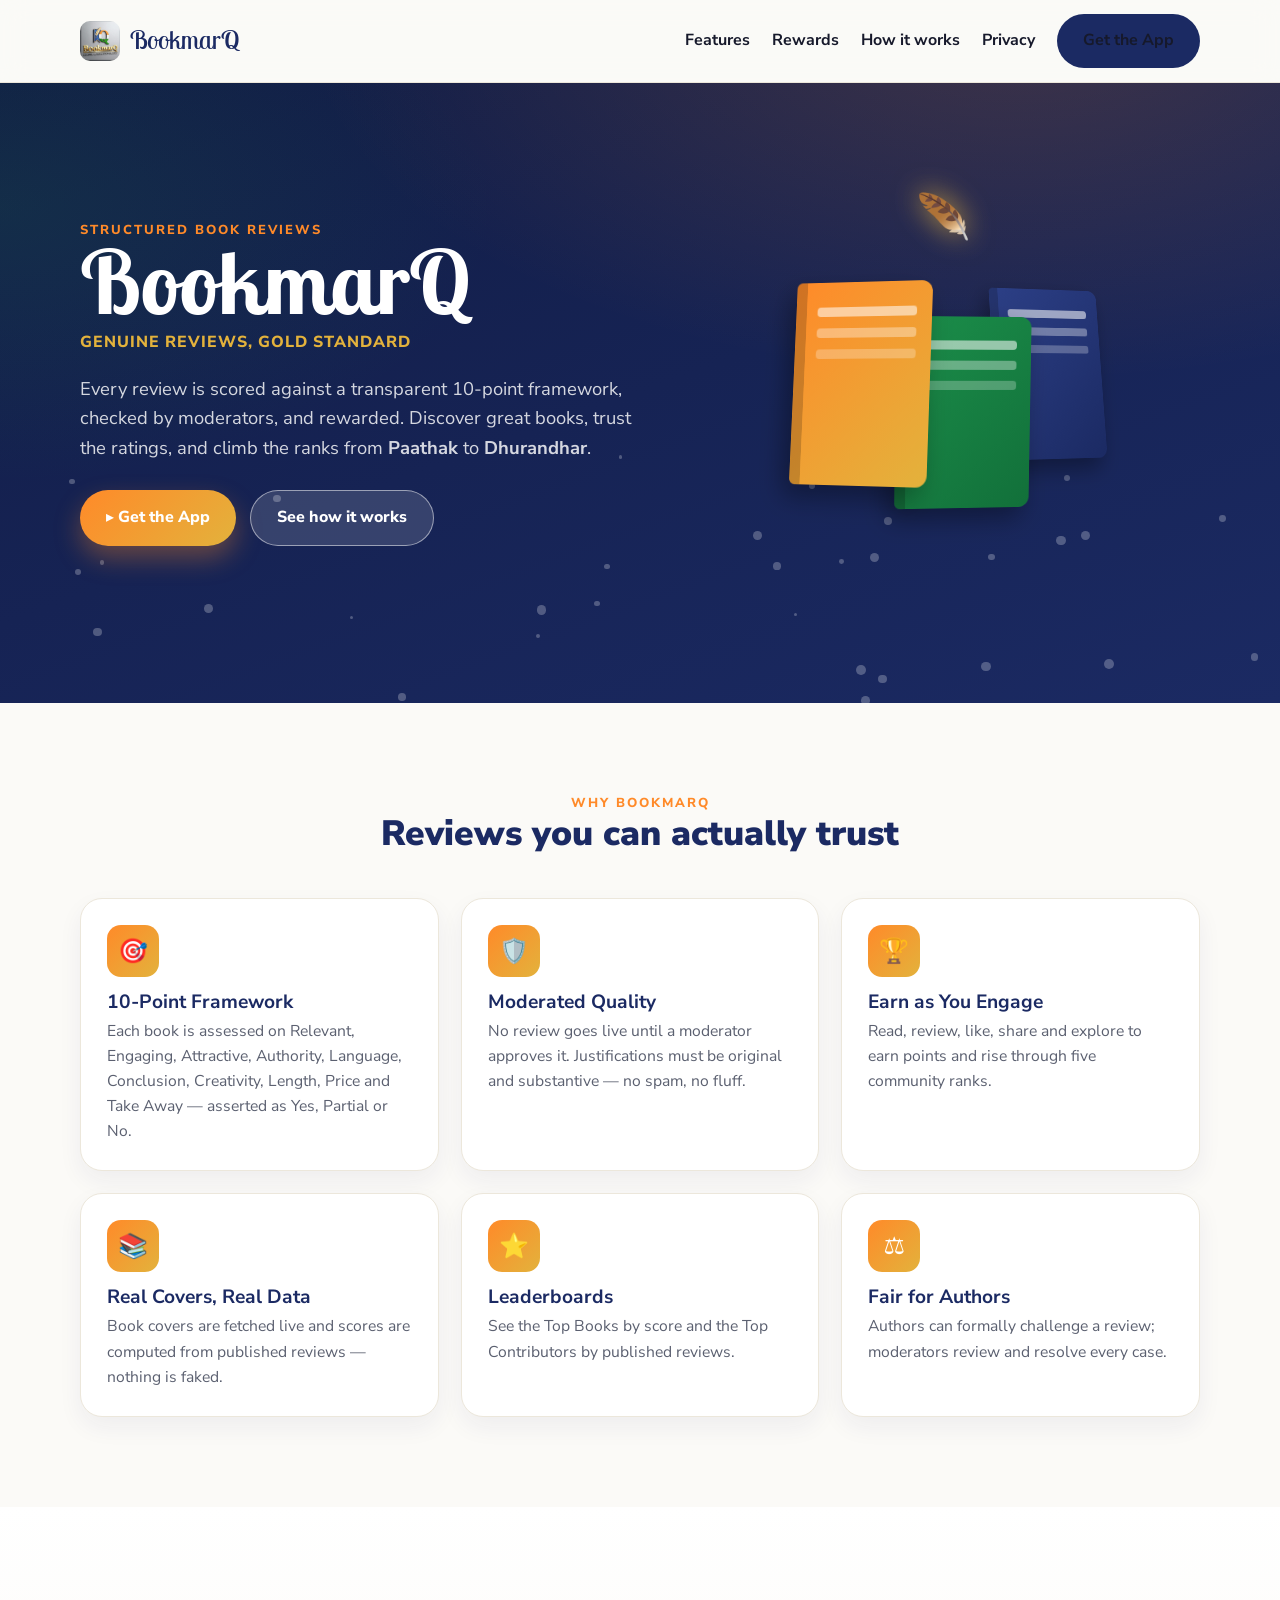
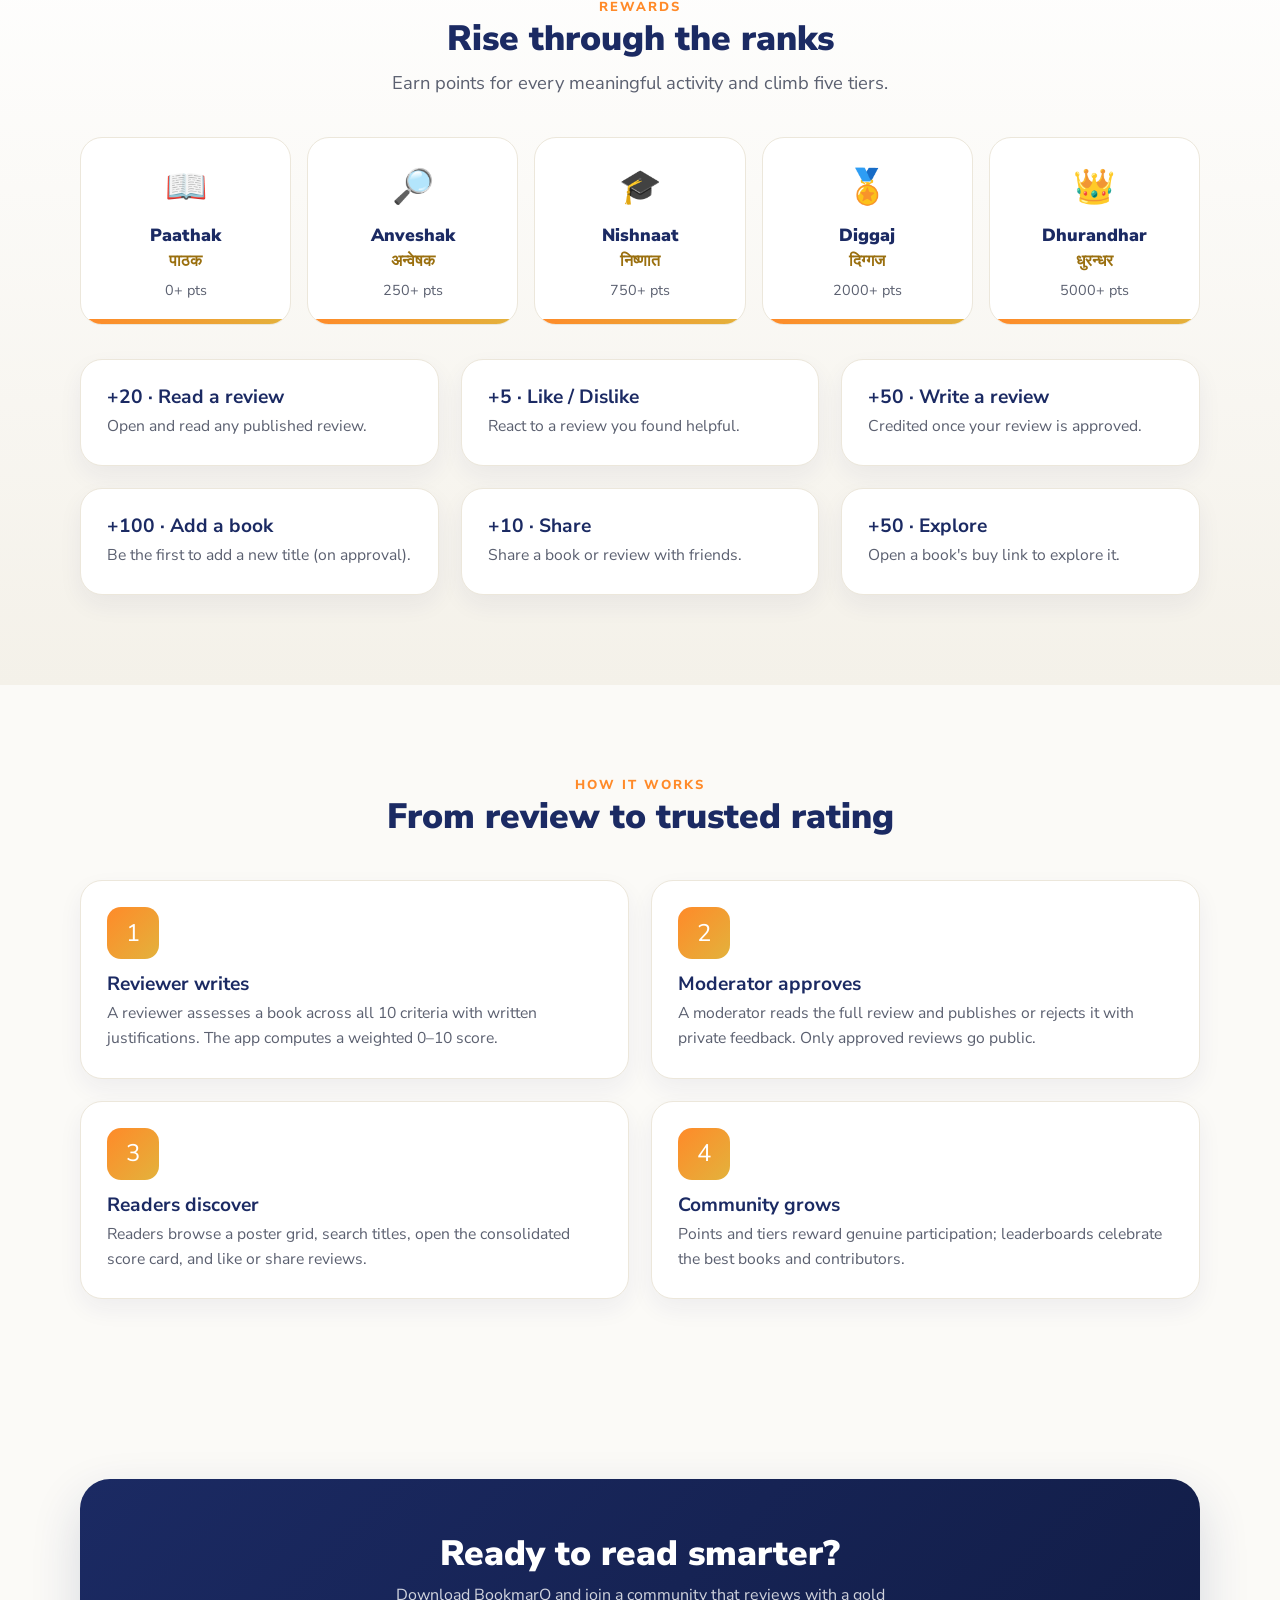
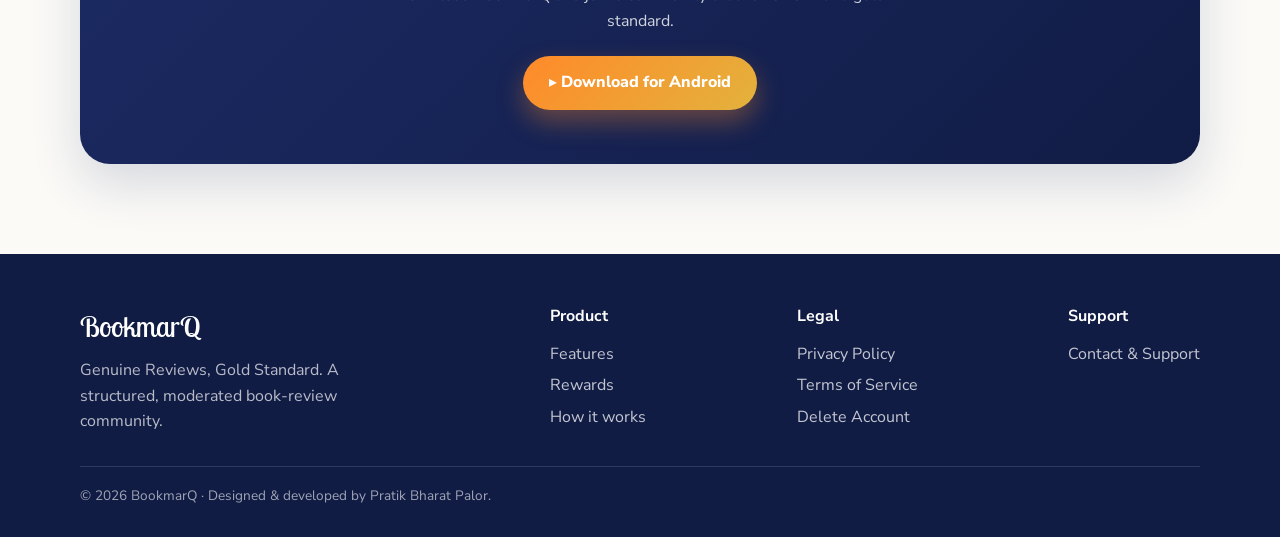
<file: index.html>
<!DOCTYPE html>
<html lang="en">
<head>
  <meta charset="UTF-8" />
  <meta name="viewport" content="width=device-width, initial-scale=1.0" />
  <title>BookmarQ — Genuine Reviews, Gold Standard</title>
  <meta name="description" content="BookmarQ is a structured book-review platform where every review is scored against a 10-point framework, moderated, and rewarded. Genuine reviews, gold standard." />
  <link rel="icon" href="assets/bookmarq_logo.jpeg" />
  <link rel="preconnect" href="https://fonts.googleapis.com" />
  <link rel="preconnect" href="https://fonts.gstatic.com" crossorigin />
  <link href="https://fonts.googleapis.com/css2?family=Lobster+Two:wght@400;700&family=Nunito+Sans:wght@400;600;700;800;900&display=swap" rel="stylesheet" />
  <link rel="stylesheet" href="styles.css" />
</head>
<body>

  <!-- NAV -->
  <header class="nav">
    <div class="container nav-inner">
      <a class="nav-logo" href="index.html">
        <img src="assets/bookmarq_logo.jpeg" alt="BookmarQ logo" />
        <span class="name brand-font">BookmarQ</span>
      </a>
      <nav class="nav-links">
        <a href="#features">Features</a>
        <a href="#tiers">Rewards</a>
        <a href="#how">How it works</a>
        <a href="privacy.html">Privacy</a>
        <a href="#get" class="btn btn-navy">Get the App</a>
      </nav>
    </div>
  </header>

  <!-- HERO -->
  <section class="hero">
    <div class="particles"></div>
    <div class="container">
      <div>
        <p class="eyebrow">Structured Book Reviews</p>
        <h1 class="brand-title brand-font">BookmarQ</h1>
        <p class="tagline">GENUINE REVIEWS, GOLD STANDARD</p>
        <p class="lead" style="margin-top:18px">
          Every review is scored against a transparent 10-point framework,
          checked by moderators, and rewarded. Discover great books, trust the
          ratings, and climb the ranks from <strong>Paathak</strong> to
          <strong>Dhurandhar</strong>.
        </p>
        <div class="hero-cta">
          <a href="#get" class="btn btn-primary">▸ Get the App</a>
          <a href="#how" class="btn btn-ghost">See how it works</a>
        </div>
      </div>

      <!-- Animated 3D book scene -->
      <div class="book-scene" aria-hidden="true">
        <div class="quill">🪶</div>
        <div class="book b1"></div>
        <div class="book b2"></div>
        <div class="book b3"></div>
      </div>
    </div>
  </section>

  <!-- FEATURES -->
  <section class="section" id="features">
    <div class="container">
      <div class="reveal" style="text-align:center; margin-bottom:44px">
        <p class="eyebrow">Why BookmarQ</p>
        <h2 class="h-md">Reviews you can actually trust</h2>
      </div>
      <div class="grid grid-3">
        <div class="card reveal">
          <div class="icon">🎯</div>
          <h3>10-Point Framework</h3>
          <p>Each book is assessed on Relevant, Engaging, Attractive, Authority, Language, Conclusion, Creativity, Length, Price and Take Away — asserted as Yes, Partial or No.</p>
        </div>
        <div class="card reveal">
          <div class="icon">🛡️</div>
          <h3>Moderated Quality</h3>
          <p>No review goes live until a moderator approves it. Justifications must be original and substantive — no spam, no fluff.</p>
        </div>
        <div class="card reveal">
          <div class="icon">🏆</div>
          <h3>Earn as You Engage</h3>
          <p>Read, review, like, share and explore to earn points and rise through five community ranks.</p>
        </div>
        <div class="card reveal">
          <div class="icon">📚</div>
          <h3>Real Covers, Real Data</h3>
          <p>Book covers are fetched live and scores are computed from published reviews — nothing is faked.</p>
        </div>
        <div class="card reveal">
          <div class="icon">⭐</div>
          <h3>Leaderboards</h3>
          <p>See the Top Books by score and the Top Contributors by published reviews.</p>
        </div>
        <div class="card reveal">
          <div class="icon">⚖️</div>
          <h3>Fair for Authors</h3>
          <p>Authors can formally challenge a review; moderators review and resolve every case.</p>
        </div>
      </div>
    </div>
  </section>

  <!-- GAMIFICATION TIERS -->
  <section class="section" id="tiers" style="background:linear-gradient(180deg,#fff,#f4f1e9)">
    <div class="container">
      <div class="reveal" style="text-align:center; margin-bottom:40px">
        <p class="eyebrow">Rewards</p>
        <h2 class="h-md">Rise through the ranks</h2>
        <p class="lead" style="margin:10px auto 0">Earn points for every meaningful activity and climb five tiers.</p>
      </div>
      <div class="tier-row reveal">
        <div class="tier"><div class="medal">📖</div><div class="t-name">Paathak</div><div class="t-hindi">पाठक</div><div class="t-pts">0+ pts</div></div>
        <div class="tier"><div class="medal">🔎</div><div class="t-name">Anveshak</div><div class="t-hindi">अन्वेषक</div><div class="t-pts">250+ pts</div></div>
        <div class="tier"><div class="medal">🎓</div><div class="t-name">Nishnaat</div><div class="t-hindi">निष्णात</div><div class="t-pts">750+ pts</div></div>
        <div class="tier"><div class="medal">🏅</div><div class="t-name">Diggaj</div><div class="t-hindi">दिग्गज</div><div class="t-pts">2000+ pts</div></div>
        <div class="tier"><div class="medal">👑</div><div class="t-name">Dhurandhar</div><div class="t-hindi">धुरन्धर</div><div class="t-pts">5000+ pts</div></div>
      </div>
      <div class="grid grid-3 reveal" style="margin-top:34px">
        <div class="card"><h3>+20 · Read a review</h3><p>Open and read any published review.</p></div>
        <div class="card"><h3>+5 · Like / Dislike</h3><p>React to a review you found helpful.</p></div>
        <div class="card"><h3>+50 · Write a review</h3><p>Credited once your review is approved.</p></div>
        <div class="card"><h3>+100 · Add a book</h3><p>Be the first to add a new title (on approval).</p></div>
        <div class="card"><h3>+10 · Share</h3><p>Share a book or review with friends.</p></div>
        <div class="card"><h3>+50 · Explore</h3><p>Open a book's buy link to explore it.</p></div>
      </div>
    </div>
  </section>

  <!-- HOW IT WORKS -->
  <section class="section" id="how">
    <div class="container">
      <div class="reveal" style="text-align:center; margin-bottom:44px">
        <p class="eyebrow">How it works</p>
        <h2 class="h-md">From review to trusted rating</h2>
      </div>
      <div class="grid grid-2">
        <div class="card reveal"><div class="icon">1</div><h3>Reviewer writes</h3><p>A reviewer assesses a book across all 10 criteria with written justifications. The app computes a weighted 0–10 score.</p></div>
        <div class="card reveal"><div class="icon">2</div><h3>Moderator approves</h3><p>A moderator reads the full review and publishes or rejects it with private feedback. Only approved reviews go public.</p></div>
        <div class="card reveal"><div class="icon">3</div><h3>Readers discover</h3><p>Readers browse a poster grid, search titles, open the consolidated score card, and like or share reviews.</p></div>
        <div class="card reveal"><div class="icon">4</div><h3>Community grows</h3><p>Points and tiers reward genuine participation; leaderboards celebrate the best books and contributors.</p></div>
      </div>
    </div>
  </section>

  <!-- CTA -->
  <section class="section" id="get">
    <div class="container">
      <div class="cta-band reveal">
        <h2 class="h-md">Ready to read smarter?</h2>
        <p>Download BookmarQ and join a community that reviews with a gold standard.</p>
        <a href="#" class="btn btn-primary">▸ Download for Android</a>
      </div>
    </div>
  </section>

  <!-- FOOTER -->
  <footer class="footer">
    <div class="container">
      <div class="cols">
        <div style="max-width:320px">
          <div class="brand brand-font">BookmarQ</div>
          <p style="color:rgba(255,255,255,.7); margin-top:8px">Genuine Reviews, Gold Standard. A structured, moderated book-review community.</p>
        </div>
        <div>
          <h4>Product</h4>
          <a href="#features">Features</a>
          <a href="#tiers">Rewards</a>
          <a href="#how">How it works</a>
        </div>
        <div>
          <h4>Legal</h4>
          <a href="privacy.html">Privacy Policy</a>
          <a href="terms.html">Terms of Service</a>
          <a href="delete-account.html">Delete Account</a>
        </div>
        <div>
          <h4>Support</h4>
          <a href="support.html">Contact &amp; Support</a>
        </div>
      </div>
      <div class="fine">
        © <span id="yr"></span> BookmarQ · Designed &amp; developed by Pratik Bharat Palor.
      </div>
    </div>
  </footer>

  <script>document.getElementById('yr').textContent = new Date().getFullYear();</script>
  <script src="main.js"></script>
</body>
</html>
</file>
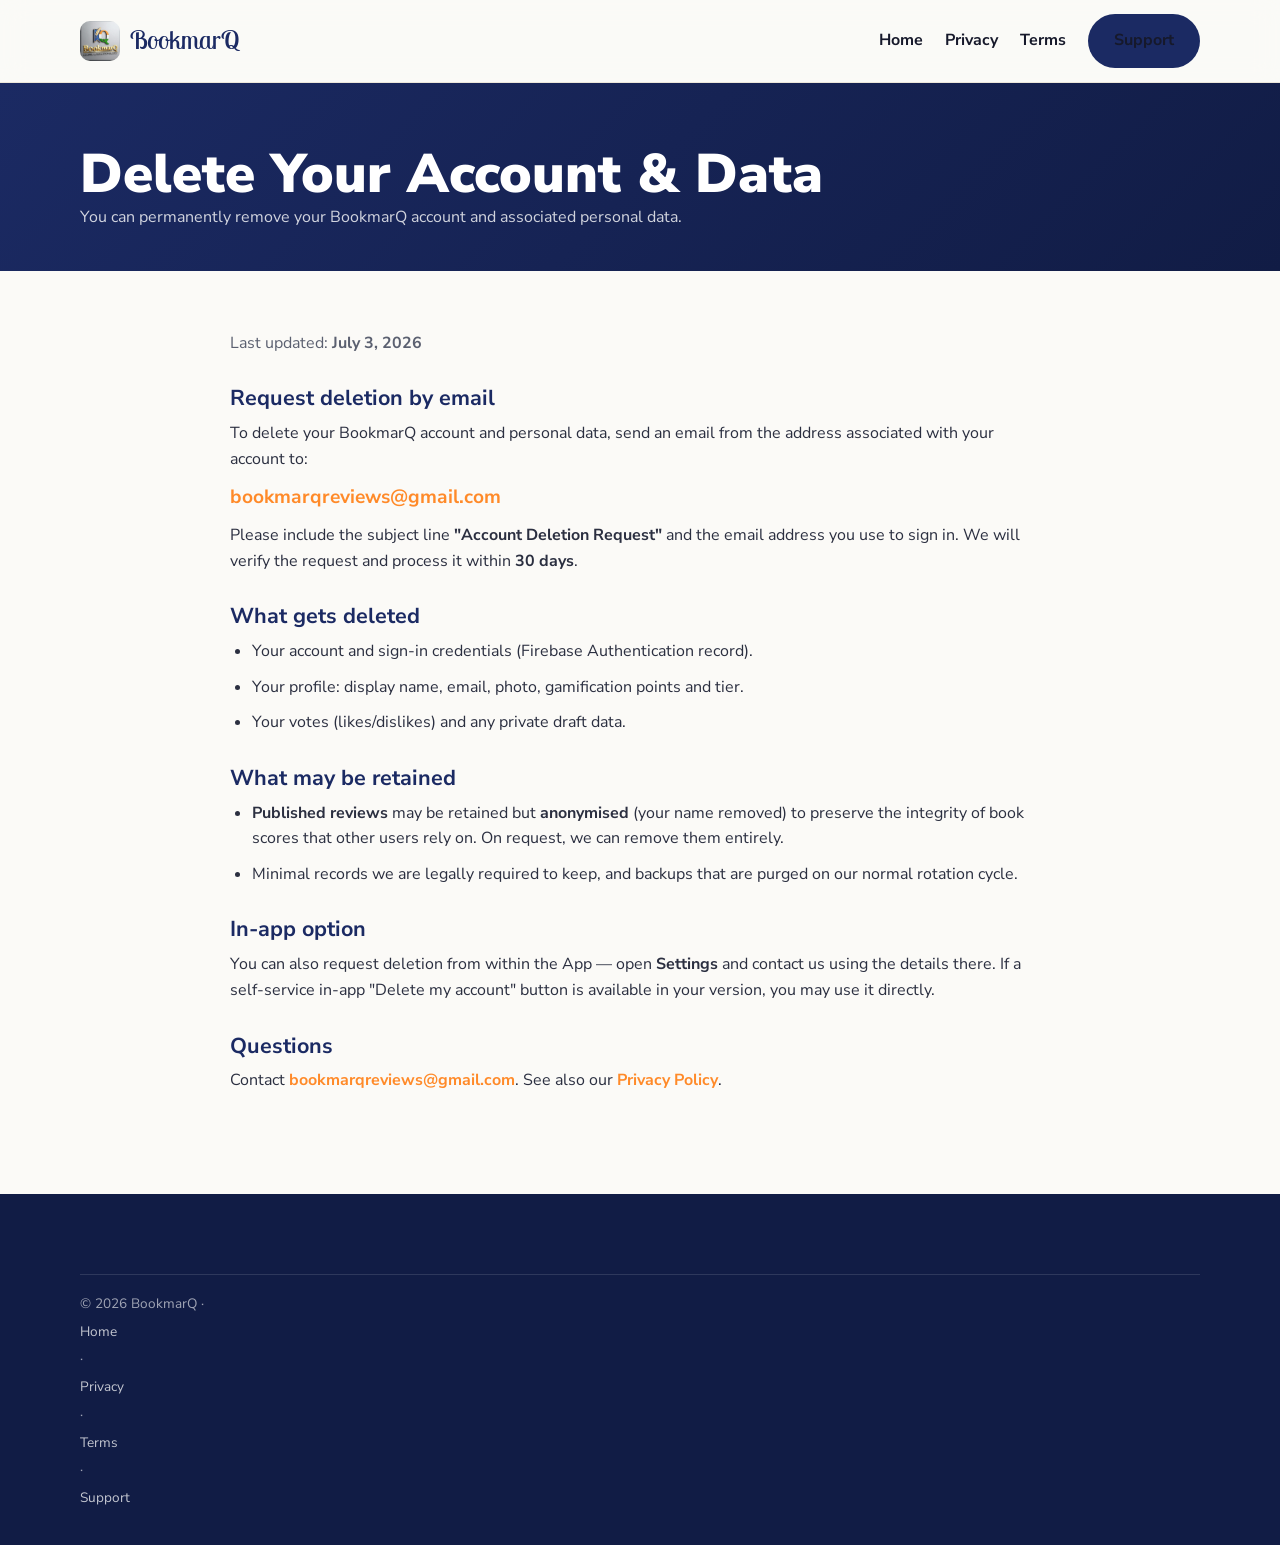
<file: delete-account.html>
<!DOCTYPE html>
<html lang="en">
<head>
  <meta charset="UTF-8" />
  <meta name="viewport" content="width=device-width, initial-scale=1.0" />
  <title>Delete Your Account — BookmarQ</title>
  <link rel="icon" href="assets/bookmarq_logo.jpeg" />
  <link href="https://fonts.googleapis.com/css2?family=Lobster+Two:wght@400;700&family=Nunito+Sans:wght@400;600;700;800;900&display=swap" rel="stylesheet" />
  <link rel="stylesheet" href="styles.css" />
</head>
<body>
  <header class="nav">
    <div class="container nav-inner">
      <a class="nav-logo" href="index.html"><img src="assets/bookmarq_logo.jpeg" alt="BookmarQ" /><span class="name brand-font">BookmarQ</span></a>
      <nav class="nav-links">
        <a href="index.html">Home</a>
        <a href="privacy.html">Privacy</a>
        <a href="terms.html">Terms</a>
        <a href="support.html" class="btn btn-navy">Support</a>
      </nav>
    </div>
  </header>

  <section class="page-hero">
    <div class="container"><h1 class="h-lg">Delete Your Account &amp; Data</h1><p>You can permanently remove your BookmarQ account and associated personal data.</p></div>
  </section>

  <main class="doc">
    <div class="container">
      <p class="updated">Last updated: <strong>July 3, 2026</strong></p>

      <h2>Request deletion by email</h2>
      <p>To delete your BookmarQ account and personal data, send an email from the address associated with your account to:</p>
      <p style="font-size:1.2rem"><a href="mailto:bookmarqreviews@gmail.com?subject=BookmarQ%20Account%20Deletion%20Request">bookmarqreviews@gmail.com</a></p>
      <p>Please include the subject line <strong>"Account Deletion Request"</strong> and the email address you use to sign in. We will verify the request and process it within <strong>30 days</strong>.</p>

      <h2>What gets deleted</h2>
      <ul>
        <li>Your account and sign-in credentials (Firebase Authentication record).</li>
        <li>Your profile: display name, email, photo, gamification points and tier.</li>
        <li>Your votes (likes/dislikes) and any private draft data.</li>
      </ul>

      <h2>What may be retained</h2>
      <ul>
        <li><strong>Published reviews</strong> may be retained but <strong>anonymised</strong> (your name removed) to preserve the integrity of book scores that other users rely on. On request, we can remove them entirely.</li>
        <li>Minimal records we are legally required to keep, and backups that are purged on our normal rotation cycle.</li>
      </ul>

      <h2>In-app option</h2>
      <p>You can also request deletion from within the App — open <strong>Settings</strong> and contact us using the details there. If a self-service in-app "Delete my account" button is available in your version, you may use it directly.</p>

      <h2>Questions</h2>
      <p>Contact <a href="mailto:bookmarqreviews@gmail.com">bookmarqreviews@gmail.com</a>. See also our <a href="privacy.html">Privacy Policy</a>.</p>
    </div>
  </main>

  <footer class="footer">
    <div class="container">
      <div class="fine">© <span id="yr"></span> BookmarQ · <a href="index.html">Home</a> · <a href="privacy.html">Privacy</a> · <a href="terms.html">Terms</a> · <a href="support.html">Support</a></div>
    </div>
  </footer>
  <script>document.getElementById('yr').textContent=new Date().getFullYear();</script>
</body>
</html>
</file>
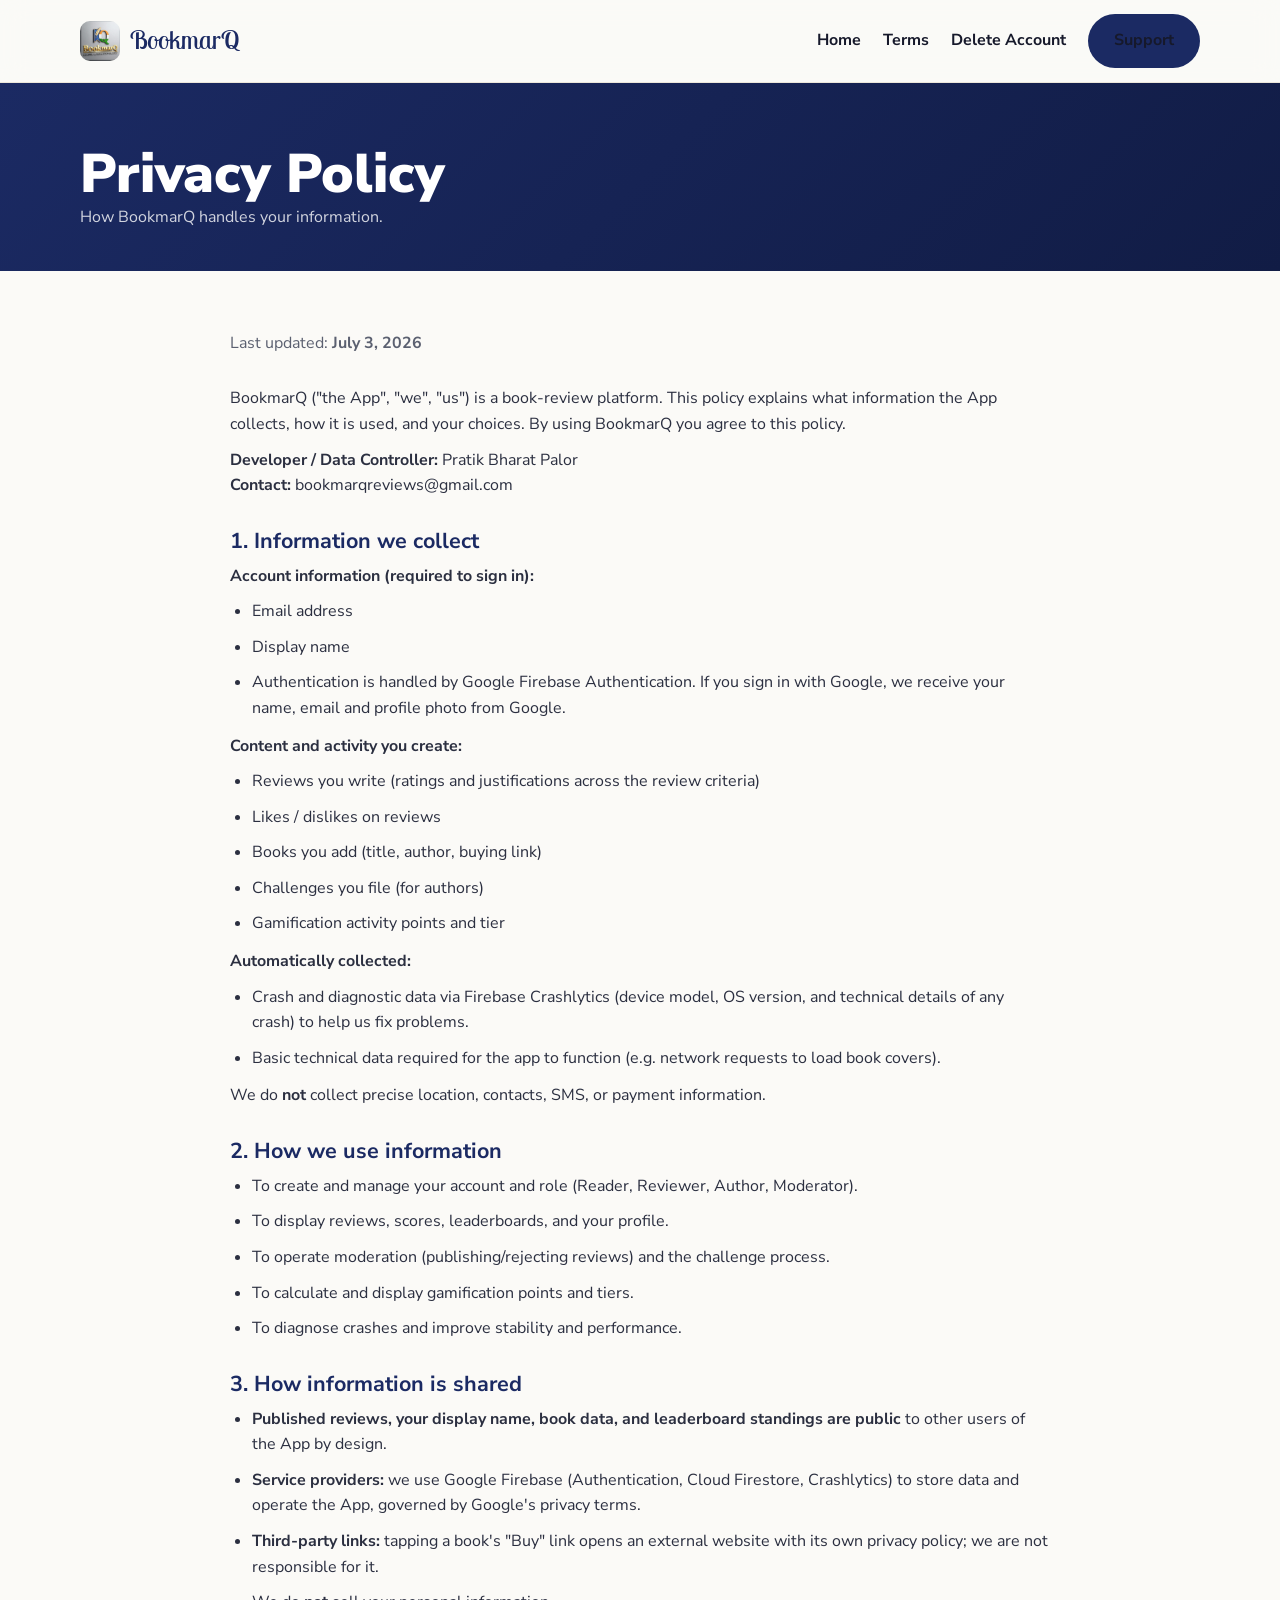
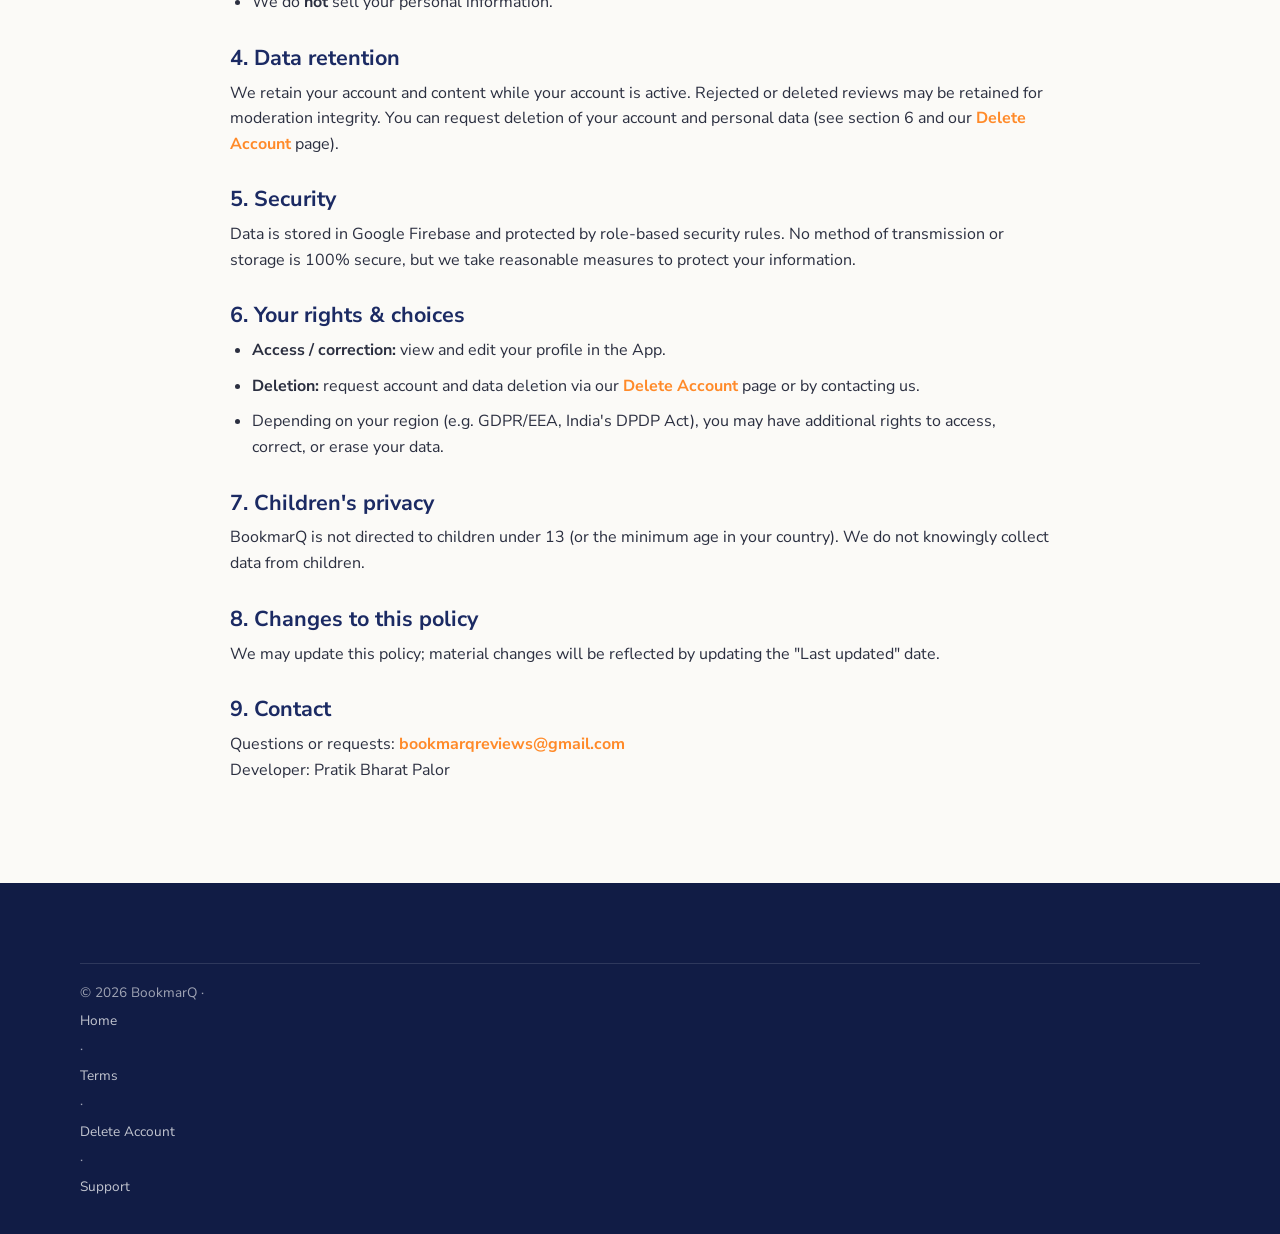
<file: privacy.html>
<!DOCTYPE html>
<html lang="en">
<head>
  <meta charset="UTF-8" />
  <meta name="viewport" content="width=device-width, initial-scale=1.0" />
  <title>Privacy Policy — BookmarQ</title>
  <link rel="icon" href="assets/bookmarq_logo.jpeg" />
  <link href="https://fonts.googleapis.com/css2?family=Lobster+Two:wght@400;700&family=Nunito+Sans:wght@400;600;700;800;900&display=swap" rel="stylesheet" />
  <link rel="stylesheet" href="styles.css" />
</head>
<body>
  <header class="nav">
    <div class="container nav-inner">
      <a class="nav-logo" href="index.html"><img src="assets/bookmarq_logo.jpeg" alt="BookmarQ" /><span class="name brand-font">BookmarQ</span></a>
      <nav class="nav-links">
        <a href="index.html">Home</a>
        <a href="terms.html">Terms</a>
        <a href="delete-account.html">Delete Account</a>
        <a href="support.html" class="btn btn-navy">Support</a>
      </nav>
    </div>
  </header>

  <section class="page-hero">
    <div class="container"><h1 class="h-lg">Privacy Policy</h1><p>How BookmarQ handles your information.</p></div>
  </section>

  <main class="doc">
    <div class="container">
      <p class="updated">Last updated: <strong>July 3, 2026</strong></p>

      <p>BookmarQ ("the App", "we", "us") is a book-review platform. This policy explains what information the App collects, how it is used, and your choices. By using BookmarQ you agree to this policy.</p>
      <p><strong>Developer / Data Controller:</strong> Pratik Bharat Palor<br>
      <strong>Contact:</strong> bookmarqreviews@gmail.com</p>

      <h2>1. Information we collect</h2>
      <p><strong>Account information (required to sign in):</strong></p>
      <ul>
        <li>Email address</li>
        <li>Display name</li>
        <li>Authentication is handled by Google Firebase Authentication. If you sign in with Google, we receive your name, email and profile photo from Google.</li>
      </ul>
      <p><strong>Content and activity you create:</strong></p>
      <ul>
        <li>Reviews you write (ratings and justifications across the review criteria)</li>
        <li>Likes / dislikes on reviews</li>
        <li>Books you add (title, author, buying link)</li>
        <li>Challenges you file (for authors)</li>
        <li>Gamification activity points and tier</li>
      </ul>
      <p><strong>Automatically collected:</strong></p>
      <ul>
        <li>Crash and diagnostic data via Firebase Crashlytics (device model, OS version, and technical details of any crash) to help us fix problems.</li>
        <li>Basic technical data required for the app to function (e.g. network requests to load book covers).</li>
      </ul>
      <p>We do <strong>not</strong> collect precise location, contacts, SMS, or payment information.</p>

      <h2>2. How we use information</h2>
      <ul>
        <li>To create and manage your account and role (Reader, Reviewer, Author, Moderator).</li>
        <li>To display reviews, scores, leaderboards, and your profile.</li>
        <li>To operate moderation (publishing/rejecting reviews) and the challenge process.</li>
        <li>To calculate and display gamification points and tiers.</li>
        <li>To diagnose crashes and improve stability and performance.</li>
      </ul>

      <h2>3. How information is shared</h2>
      <ul>
        <li><strong>Published reviews, your display name, book data, and leaderboard standings are public</strong> to other users of the App by design.</li>
        <li><strong>Service providers:</strong> we use Google Firebase (Authentication, Cloud Firestore, Crashlytics) to store data and operate the App, governed by Google's privacy terms.</li>
        <li><strong>Third-party links:</strong> tapping a book's "Buy" link opens an external website with its own privacy policy; we are not responsible for it.</li>
        <li>We do <strong>not</strong> sell your personal information.</li>
      </ul>

      <h2>4. Data retention</h2>
      <p>We retain your account and content while your account is active. Rejected or deleted reviews may be retained for moderation integrity. You can request deletion of your account and personal data (see section 6 and our <a href="delete-account.html">Delete Account</a> page).</p>

      <h2>5. Security</h2>
      <p>Data is stored in Google Firebase and protected by role-based security rules. No method of transmission or storage is 100% secure, but we take reasonable measures to protect your information.</p>

      <h2>6. Your rights &amp; choices</h2>
      <ul>
        <li><strong>Access / correction:</strong> view and edit your profile in the App.</li>
        <li><strong>Deletion:</strong> request account and data deletion via our <a href="delete-account.html">Delete Account</a> page or by contacting us.</li>
        <li>Depending on your region (e.g. GDPR/EEA, India's DPDP Act), you may have additional rights to access, correct, or erase your data.</li>
      </ul>

      <h2>7. Children's privacy</h2>
      <p>BookmarQ is not directed to children under 13 (or the minimum age in your country). We do not knowingly collect data from children.</p>

      <h2>8. Changes to this policy</h2>
      <p>We may update this policy; material changes will be reflected by updating the "Last updated" date.</p>

      <h2>9. Contact</h2>
      <p>Questions or requests: <a href="mailto:bookmarqreviews@gmail.com">bookmarqreviews@gmail.com</a><br>Developer: Pratik Bharat Palor</p>
    </div>
  </main>

  <footer class="footer">
    <div class="container">
      <div class="fine">© <span id="yr"></span> BookmarQ · <a href="index.html">Home</a> · <a href="terms.html">Terms</a> · <a href="delete-account.html">Delete Account</a> · <a href="support.html">Support</a></div>
    </div>
  </footer>
  <script>document.getElementById('yr').textContent=new Date().getFullYear();</script>
</body>
</html>
</file>
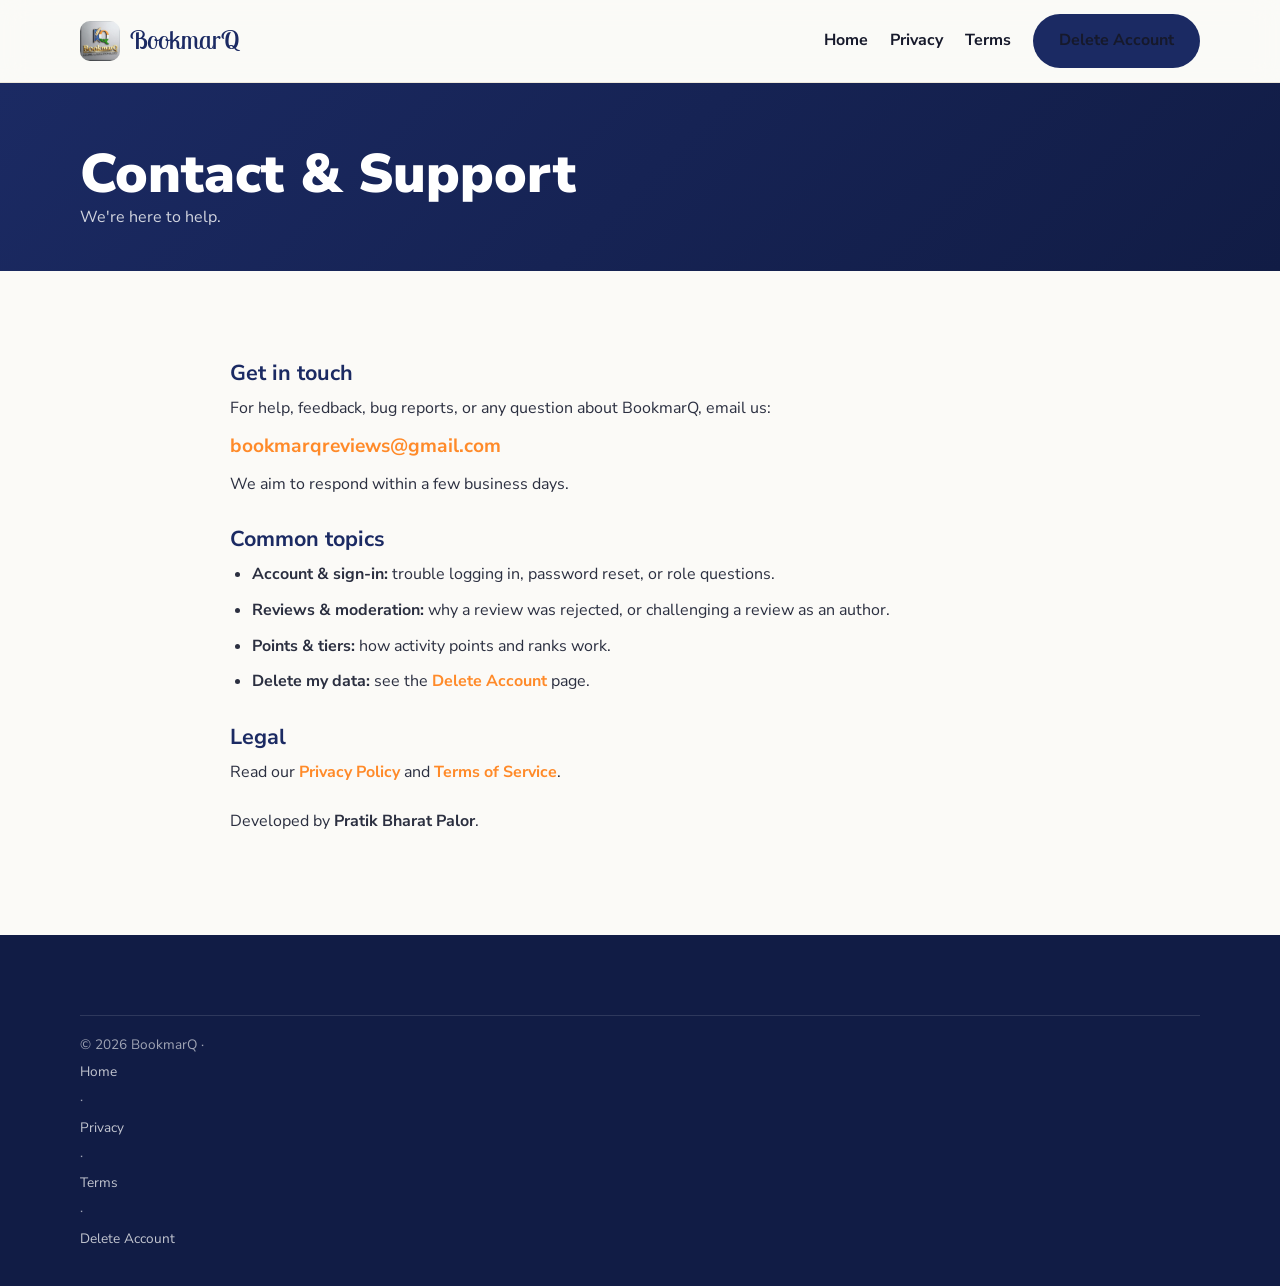
<file: support.html>
<!DOCTYPE html>
<html lang="en">
<head>
  <meta charset="UTF-8" />
  <meta name="viewport" content="width=device-width, initial-scale=1.0" />
  <title>Support — BookmarQ</title>
  <link rel="icon" href="assets/bookmarq_logo.jpeg" />
  <link href="https://fonts.googleapis.com/css2?family=Lobster+Two:wght@400;700&family=Nunito+Sans:wght@400;600;700;800;900&display=swap" rel="stylesheet" />
  <link rel="stylesheet" href="styles.css" />
</head>
<body>
  <header class="nav">
    <div class="container nav-inner">
      <a class="nav-logo" href="index.html"><img src="assets/bookmarq_logo.jpeg" alt="BookmarQ" /><span class="name brand-font">BookmarQ</span></a>
      <nav class="nav-links">
        <a href="index.html">Home</a>
        <a href="privacy.html">Privacy</a>
        <a href="terms.html">Terms</a>
        <a href="delete-account.html" class="btn btn-navy">Delete Account</a>
      </nav>
    </div>
  </header>

  <section class="page-hero">
    <div class="container"><h1 class="h-lg">Contact &amp; Support</h1><p>We're here to help.</p></div>
  </section>

  <main class="doc">
    <div class="container">

      <h2>Get in touch</h2>
      <p>For help, feedback, bug reports, or any question about BookmarQ, email us:</p>
      <p style="font-size:1.2rem"><a href="mailto:bookmarqreviews@gmail.com">bookmarqreviews@gmail.com</a></p>
      <p>We aim to respond within a few business days.</p>

      <h2>Common topics</h2>
      <ul>
        <li><strong>Account &amp; sign-in:</strong> trouble logging in, password reset, or role questions.</li>
        <li><strong>Reviews &amp; moderation:</strong> why a review was rejected, or challenging a review as an author.</li>
        <li><strong>Points &amp; tiers:</strong> how activity points and ranks work.</li>
        <li><strong>Delete my data:</strong> see the <a href="delete-account.html">Delete Account</a> page.</li>
      </ul>

      <h2>Legal</h2>
      <p>Read our <a href="privacy.html">Privacy Policy</a> and <a href="terms.html">Terms of Service</a>.</p>

      <p style="margin-top:24px">Developed by <strong>Pratik Bharat Palor</strong>.</p>
    </div>
  </main>

  <footer class="footer">
    <div class="container">
      <div class="fine">© <span id="yr"></span> BookmarQ · <a href="index.html">Home</a> · <a href="privacy.html">Privacy</a> · <a href="terms.html">Terms</a> · <a href="delete-account.html">Delete Account</a></div>
    </div>
  </footer>
  <script>document.getElementById('yr').textContent=new Date().getFullYear();</script>
</body>
</html>
</file>
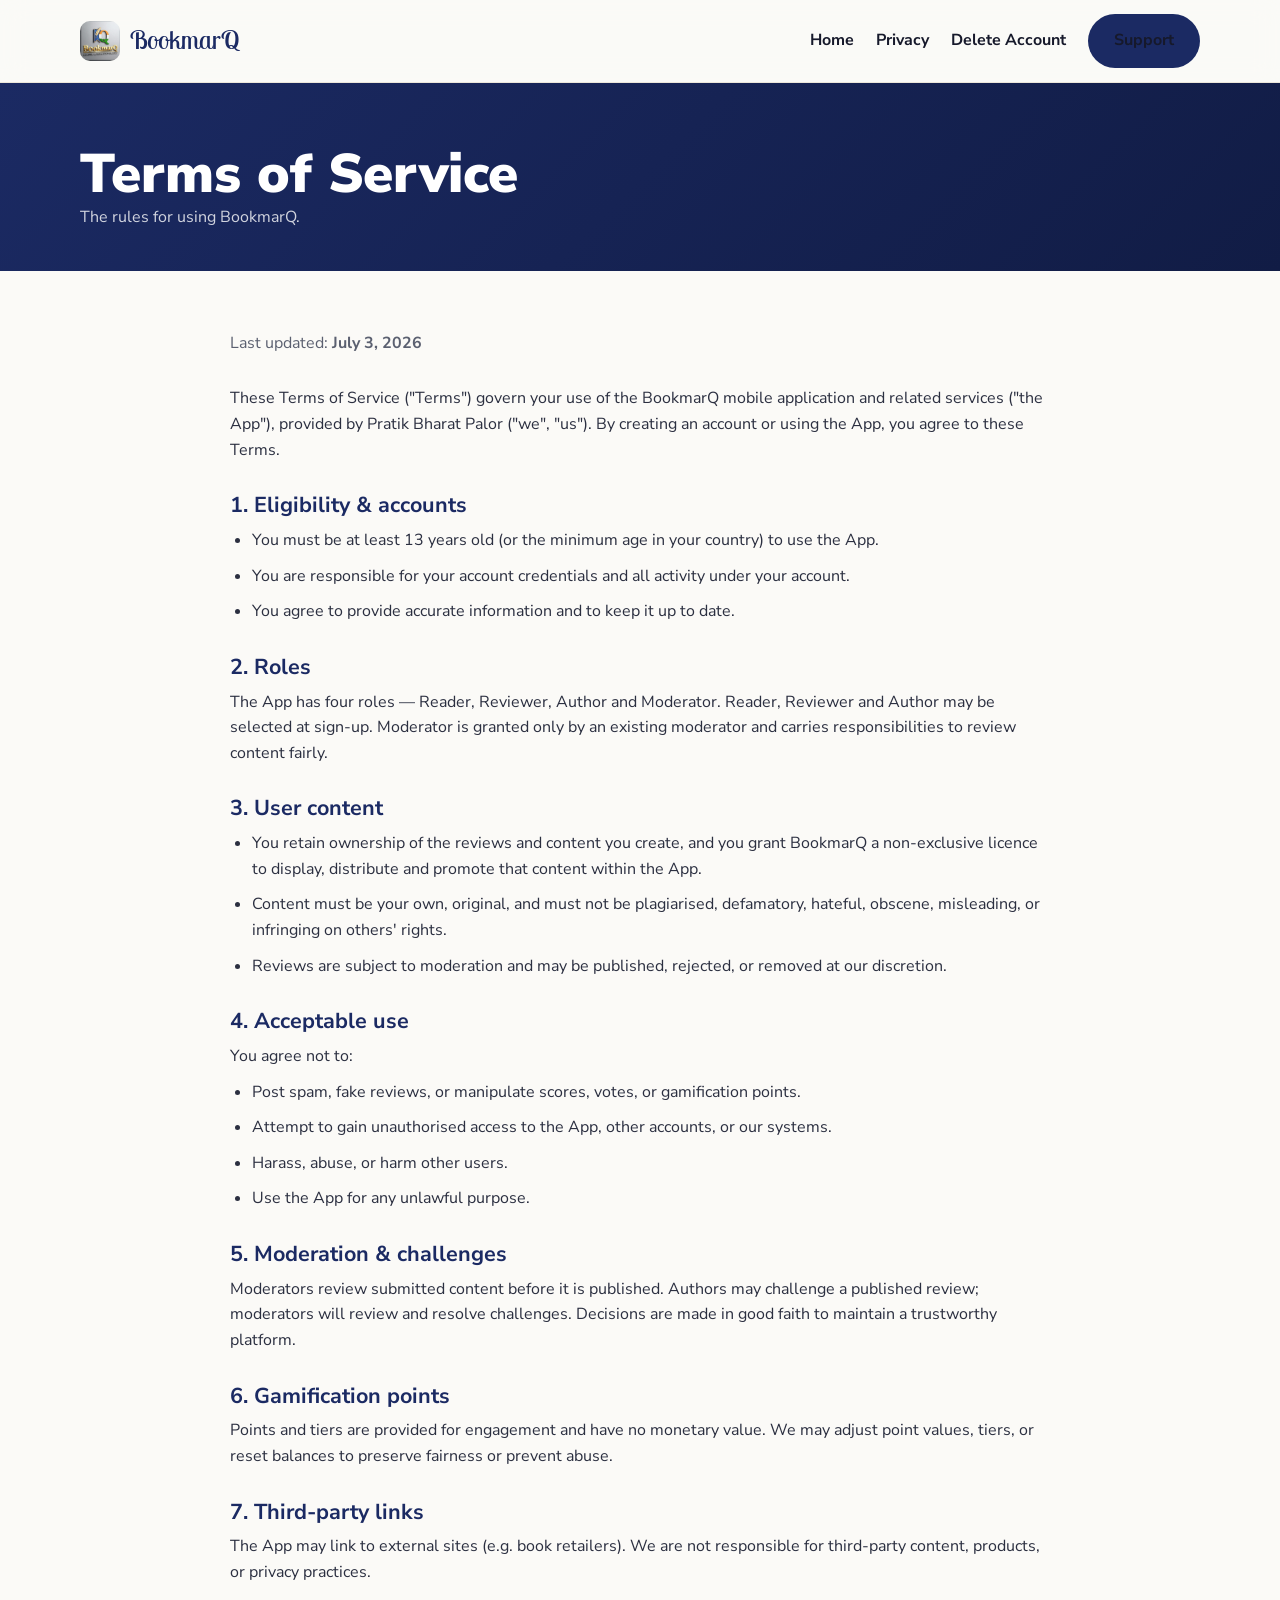
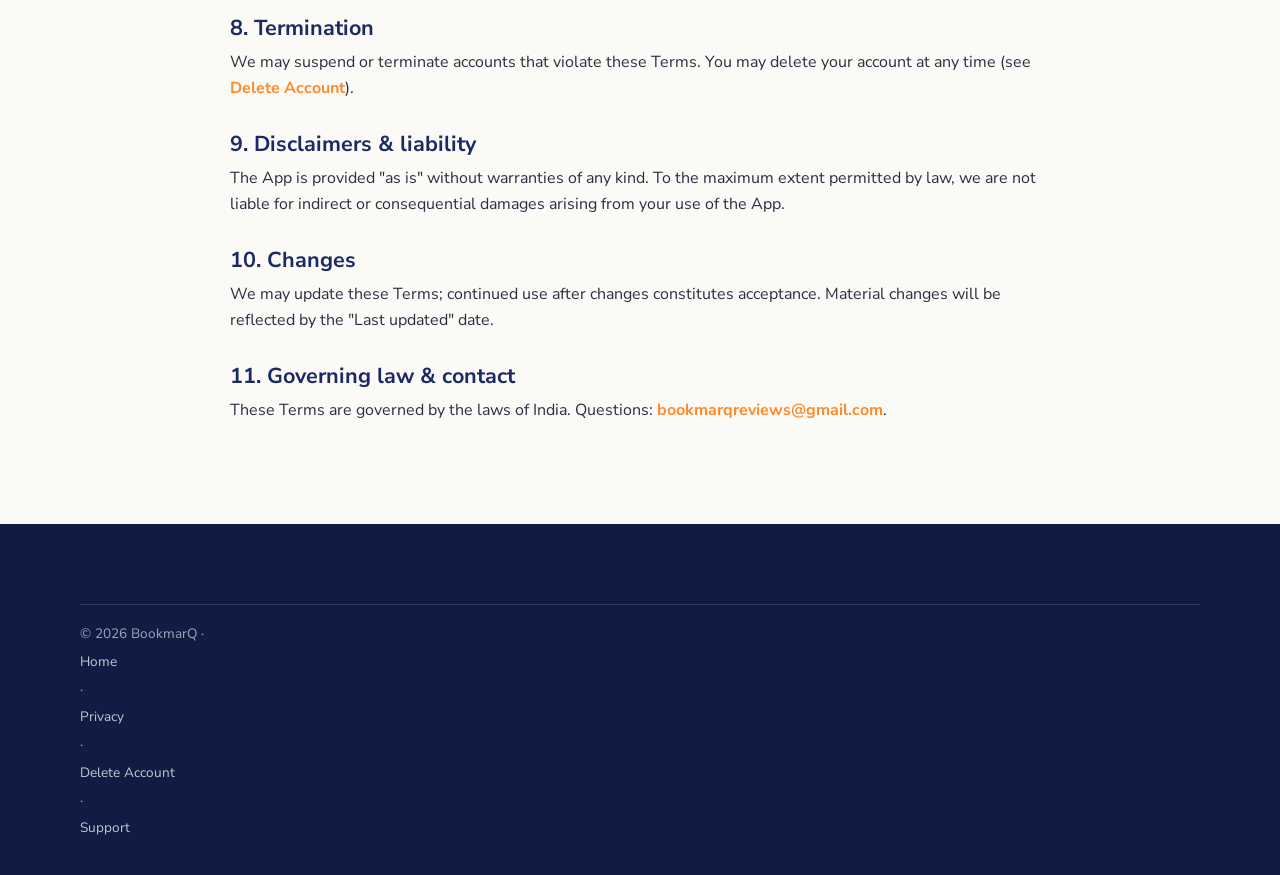
<file: terms.html>
<!DOCTYPE html>
<html lang="en">
<head>
  <meta charset="UTF-8" />
  <meta name="viewport" content="width=device-width, initial-scale=1.0" />
  <title>Terms of Service — BookmarQ</title>
  <link rel="icon" href="assets/bookmarq_logo.jpeg" />
  <link href="https://fonts.googleapis.com/css2?family=Lobster+Two:wght@400;700&family=Nunito+Sans:wght@400;600;700;800;900&display=swap" rel="stylesheet" />
  <link rel="stylesheet" href="styles.css" />
</head>
<body>
  <header class="nav">
    <div class="container nav-inner">
      <a class="nav-logo" href="index.html"><img src="assets/bookmarq_logo.jpeg" alt="BookmarQ" /><span class="name brand-font">BookmarQ</span></a>
      <nav class="nav-links">
        <a href="index.html">Home</a>
        <a href="privacy.html">Privacy</a>
        <a href="delete-account.html">Delete Account</a>
        <a href="support.html" class="btn btn-navy">Support</a>
      </nav>
    </div>
  </header>

  <section class="page-hero">
    <div class="container"><h1 class="h-lg">Terms of Service</h1><p>The rules for using BookmarQ.</p></div>
  </section>

  <main class="doc">
    <div class="container">
      <p class="updated">Last updated: <strong>July 3, 2026</strong></p>

      <p>These Terms of Service ("Terms") govern your use of the BookmarQ mobile application and related services ("the App"), provided by Pratik Bharat Palor ("we", "us"). By creating an account or using the App, you agree to these Terms.</p>

      <h2>1. Eligibility &amp; accounts</h2>
      <ul>
        <li>You must be at least 13 years old (or the minimum age in your country) to use the App.</li>
        <li>You are responsible for your account credentials and all activity under your account.</li>
        <li>You agree to provide accurate information and to keep it up to date.</li>
      </ul>

      <h2>2. Roles</h2>
      <p>The App has four roles — Reader, Reviewer, Author and Moderator. Reader, Reviewer and Author may be selected at sign-up. Moderator is granted only by an existing moderator and carries responsibilities to review content fairly.</p>

      <h2>3. User content</h2>
      <ul>
        <li>You retain ownership of the reviews and content you create, and you grant BookmarQ a non-exclusive licence to display, distribute and promote that content within the App.</li>
        <li>Content must be your own, original, and must not be plagiarised, defamatory, hateful, obscene, misleading, or infringing on others' rights.</li>
        <li>Reviews are subject to moderation and may be published, rejected, or removed at our discretion.</li>
      </ul>

      <h2>4. Acceptable use</h2>
      <p>You agree not to:</p>
      <ul>
        <li>Post spam, fake reviews, or manipulate scores, votes, or gamification points.</li>
        <li>Attempt to gain unauthorised access to the App, other accounts, or our systems.</li>
        <li>Harass, abuse, or harm other users.</li>
        <li>Use the App for any unlawful purpose.</li>
      </ul>

      <h2>5. Moderation &amp; challenges</h2>
      <p>Moderators review submitted content before it is published. Authors may challenge a published review; moderators will review and resolve challenges. Decisions are made in good faith to maintain a trustworthy platform.</p>

      <h2>6. Gamification points</h2>
      <p>Points and tiers are provided for engagement and have no monetary value. We may adjust point values, tiers, or reset balances to preserve fairness or prevent abuse.</p>

      <h2>7. Third-party links</h2>
      <p>The App may link to external sites (e.g. book retailers). We are not responsible for third-party content, products, or privacy practices.</p>

      <h2>8. Termination</h2>
      <p>We may suspend or terminate accounts that violate these Terms. You may delete your account at any time (see <a href="delete-account.html">Delete Account</a>).</p>

      <h2>9. Disclaimers &amp; liability</h2>
      <p>The App is provided "as is" without warranties of any kind. To the maximum extent permitted by law, we are not liable for indirect or consequential damages arising from your use of the App.</p>

      <h2>10. Changes</h2>
      <p>We may update these Terms; continued use after changes constitutes acceptance. Material changes will be reflected by the "Last updated" date.</p>

      <h2>11. Governing law &amp; contact</h2>
      <p>These Terms are governed by the laws of India. Questions: <a href="mailto:bookmarqreviews@gmail.com">bookmarqreviews@gmail.com</a>.</p>
    </div>
  </main>

  <footer class="footer">
    <div class="container">
      <div class="fine">© <span id="yr"></span> BookmarQ · <a href="index.html">Home</a> · <a href="privacy.html">Privacy</a> · <a href="delete-account.html">Delete Account</a> · <a href="support.html">Support</a></div>
    </div>
  </footer>
  <script>document.getElementById('yr').textContent=new Date().getFullYear();</script>
</body>
</html>
</file>
<file: styles.css>
/* ============================================================
   BookmarQ — shared site styles
   Palette derived from the logo: navy, saffron, India-green, gold.
   ============================================================ */
:root {
  --navy: #1b2a63;
  --navy-deep: #111c45;
  --saffron: #ff8a29;
  --green: #1b8e4a;
  --gold: #e3b23c;
  --gold-deep: #9a6f0e;
  --ink: #16192b;
  --muted: #5b6070;
  --surface: #fbfaf7;
  --card: #ffffff;
  --border: #ece7db;
  --shadow: 0 20px 50px rgba(27, 42, 99, 0.16);
  --radius: 22px;
}

* { margin: 0; padding: 0; box-sizing: border-box; }
html { scroll-behavior: smooth; }
body {
  font-family: 'Nunito Sans', system-ui, -apple-system, Segoe UI, Roboto, sans-serif;
  color: var(--ink);
  background: var(--surface);
  line-height: 1.6;
  overflow-x: hidden;
}
a { color: var(--navy); text-decoration: none; }
img { max-width: 100%; display: block; }
.brand-font { font-family: 'Lobster Two', cursive; }

/* ---- layout helpers ---- */
.container { width: min(1120px, 92%); margin: 0 auto; }
.section { padding: 90px 0; }
.eyebrow {
  text-transform: uppercase; letter-spacing: 2px; font-weight: 800;
  font-size: 13px; color: var(--saffron);
}
h1, h2, h3 { line-height: 1.15; color: var(--navy); }
.h-lg { font-size: clamp(2rem, 5vw, 3.4rem); font-weight: 900; }
.h-md { font-size: clamp(1.5rem, 3vw, 2.2rem); font-weight: 900; }
.lead { font-size: 1.15rem; color: var(--muted); max-width: 60ch; }

/* ---- buttons ---- */
.btn {
  display: inline-flex; align-items: center; gap: 8px;
  padding: 14px 26px; border-radius: 999px; font-weight: 800;
  transition: transform .2s ease, box-shadow .2s ease; cursor: pointer;
  border: none; font-size: 1rem;
}
.btn-primary {
  background: linear-gradient(135deg, var(--saffron), var(--gold));
  color: #fff; box-shadow: 0 12px 26px rgba(255, 138, 41, .35);
}
.btn-primary:hover { transform: translateY(-3px); box-shadow: 0 18px 34px rgba(255,138,41,.45); }
.btn-ghost { background: rgba(255,255,255,.14); color: #fff; border: 1.5px solid rgba(255,255,255,.5); }
.btn-ghost:hover { background: rgba(255,255,255,.24); transform: translateY(-2px); }
.btn-navy { background: var(--navy); color: #fff; }
.btn-navy:hover { transform: translateY(-2px); box-shadow: var(--shadow); }

/* ---- top nav ---- */
.nav {
  position: sticky; top: 0; z-index: 50;
  backdrop-filter: blur(12px); background: rgba(251, 250, 247, .8);
  border-bottom: 1px solid var(--border);
}
.nav-inner { display: flex; align-items: center; justify-content: space-between; padding: 14px 0; }
.nav-logo { display: flex; align-items: center; gap: 10px; }
.nav-logo img { width: 40px; height: 40px; border-radius: 10px; }
.nav-logo .name { font-size: 1.6rem; color: var(--navy); }
.nav-links { display: flex; gap: 22px; align-items: center; }
.nav-links a { font-weight: 700; color: var(--ink); }
.nav-links a:hover { color: var(--saffron); }
@media (max-width: 720px){ .nav-links a:not(.btn){ display:none; } }

/* ---- hero ---- */
.hero {
  position: relative; overflow: hidden;
  background:
    radial-gradient(1200px 600px at 80% -10%, rgba(255,138,41,.18), transparent 60%),
    radial-gradient(900px 500px at 0% 20%, rgba(27,142,74,.14), transparent 55%),
    linear-gradient(160deg, var(--navy-deep), var(--navy));
  color: #fff; padding: 110px 0 130px;
}
.hero .container { position: relative; z-index: 2; display: grid; grid-template-columns: 1.05fr .95fr; gap: 40px; align-items: center; }
@media (max-width: 900px){ .hero .container{ grid-template-columns: 1fr; text-align:center; } }
.hero h1 { color: #fff; }
.hero .brand-title { font-size: clamp(3rem, 8vw, 5.5rem); color: #fff; line-height: .95; }
.hero .tagline { color: var(--gold); font-weight: 800; letter-spacing: 1px; margin-top: 6px; }
.hero p.lead { color: rgba(255,255,255,.82); }
.hero-cta { display: flex; gap: 14px; margin-top: 28px; flex-wrap: wrap; }
@media (max-width: 900px){ .hero-cta{ justify-content:center; } }

/* floating particles */
.particles { position: absolute; inset: 0; z-index: 1; pointer-events: none; }
.particle { position: absolute; border-radius: 50%; background: rgba(255,255,255,.5); animation: floatUp linear infinite; opacity: .5; }
@keyframes floatUp {
  from { transform: translateY(20px) scale(1); opacity: 0; }
  20% { opacity: .6; }
  to { transform: translateY(-120px) scale(.6); opacity: 0; }
}

/* ---- 3D animated book scene ---- */
.book-scene { position: relative; height: 380px; perspective: 1200px; display:flex; align-items:center; justify-content:center; }
.book {
  position: absolute; width: 150px; height: 210px; border-radius: 6px 12px 12px 6px;
  transform-style: preserve-3d; box-shadow: -8px 12px 28px rgba(0,0,0,.35);
  animation: bookFloat 6s ease-in-out infinite;
}
.book::before { /* spine highlight */
  content:''; position:absolute; left:0; top:0; bottom:0; width:12px;
  background: rgba(0,0,0,.18); border-radius: 6px 0 0 6px;
}
.book::after { /* title bar */
  content:''; position:absolute; left:24px; right:16px; top:26px; height:10px;
  background: rgba(255,255,255,.55); border-radius: 4px;
  box-shadow: 0 22px 0 rgba(255,255,255,.35), 0 44px 0 rgba(255,255,255,.25);
}
.book.b1 { background: linear-gradient(135deg,#ff8a29,#e3b23c); transform: rotateY(-18deg) rotateX(6deg) translateX(-90px); z-index:3; }
.book.b2 { background: linear-gradient(135deg,#1b8e4a,#12703a); transform: rotateY(10deg) rotateX(-4deg) translate(20px,30px) scale(.92); z-index:2; animation-delay:-2s; }
.book.b3 { background: linear-gradient(135deg,#2c3f86,#1b2a63); transform: rotateY(24deg) rotateX(8deg) translate(120px,-10px) scale(.85); z-index:1; animation-delay:-4s; }
@keyframes bookFloat {
  0%,100% { transform: var(--t, rotateY(-18deg)) translateY(0); }
}
/* individual float via translateY overlay */
.book.b1 { animation-name: float1; }
.book.b2 { animation-name: float2; }
.book.b3 { animation-name: float3; }
@keyframes float1 { 0%,100%{ transform: rotateY(-18deg) rotateX(6deg) translate(-90px,0);} 50%{ transform: rotateY(-18deg) rotateX(6deg) translate(-90px,-22px);} }
@keyframes float2 { 0%,100%{ transform: rotateY(10deg) rotateX(-4deg) translate(20px,30px) scale(.92);} 50%{ transform: rotateY(10deg) rotateX(-4deg) translate(20px,8px) scale(.92);} }
@keyframes float3 { 0%,100%{ transform: rotateY(24deg) rotateX(8deg) translate(120px,-10px) scale(.85);} 50%{ transform: rotateY(24deg) rotateX(8deg) translate(120px,-32px) scale(.85);} }

/* glowing quill accent */
.quill { position:absolute; top:-10px; left:50%; transform:translateX(-50%); font-size:44px; filter: drop-shadow(0 0 14px rgba(227,178,60,.8)); animation: bob 4s ease-in-out infinite; z-index:4; }
@keyframes bob { 0%,100%{ transform: translateX(-50%) translateY(0) rotate(-8deg);} 50%{ transform: translateX(-50%) translateY(-14px) rotate(4deg);} }

/* ---- reveal on scroll ---- */
.reveal { opacity: 0; transform: translateY(30px); transition: opacity .7s ease, transform .7s ease; }
.reveal.in { opacity: 1; transform: none; }

/* ---- feature cards ---- */
.grid { display: grid; gap: 22px; }
.grid-3 { grid-template-columns: repeat(3, 1fr); }
.grid-2 { grid-template-columns: repeat(2, 1fr); }
@media (max-width: 820px){ .grid-3,.grid-2{ grid-template-columns: 1fr; } }
.card {
  background: var(--card); border: 1px solid var(--border); border-radius: var(--radius);
  padding: 26px; box-shadow: 0 10px 24px rgba(27,42,99,.06); transition: transform .25s ease, box-shadow .25s ease;
}
.card:hover { transform: translateY(-6px); box-shadow: var(--shadow); }
.card .icon { width: 52px; height: 52px; border-radius: 14px; display:grid; place-items:center; font-size: 24px; color:#fff; margin-bottom: 14px; background: linear-gradient(135deg, var(--saffron), var(--gold)); }
.card h3 { font-size: 1.2rem; margin-bottom: 6px; }
.card p { color: var(--muted); font-size: .98rem; }

/* ---- tiers ---- */
.tier-row { display:flex; gap:16px; flex-wrap:wrap; justify-content:center; }
.tier {
  flex: 1 1 170px; min-width: 160px; text-align:center; padding: 22px 16px; border-radius: var(--radius);
  background: var(--card); border: 1px solid var(--border); position: relative; overflow:hidden;
  transition: transform .25s ease;
}
.tier:hover { transform: translateY(-6px); }
.tier .medal { font-size: 34px; }
.tier .t-name { font-weight: 900; color: var(--navy); margin-top: 6px; font-size: 1.1rem; }
.tier .t-hindi { color: var(--gold-deep); font-weight: 800; }
.tier .t-pts { color: var(--muted); font-size: .9rem; margin-top: 4px; }
.tier::after { content:''; position:absolute; left:0; right:0; bottom:0; height:5px; background: linear-gradient(90deg,var(--saffron),var(--gold)); }

/* ---- CTA band ---- */
.cta-band {
  background: linear-gradient(135deg, var(--navy), var(--navy-deep));
  color:#fff; border-radius: 30px; padding: 54px; text-align:center;
  box-shadow: var(--shadow);
}
.cta-band h2 { color:#fff; }
.cta-band p { color: rgba(255,255,255,.8); margin: 10px auto 22px; max-width: 52ch; }

/* ---- footer ---- */
.footer { background: var(--navy-deep); color: rgba(255,255,255,.8); padding: 50px 0 30px; }
.footer .cols { display:flex; justify-content:space-between; gap: 30px; flex-wrap:wrap; }
.footer h4 { color:#fff; margin-bottom: 12px; font-size: 1rem; }
.footer a { color: rgba(255,255,255,.75); display:block; margin: 6px 0; }
.footer a:hover { color: var(--gold); }
.footer .brand { font-size: 1.8rem; color:#fff; }
.footer .fine { margin-top: 30px; border-top: 1px solid rgba(255,255,255,.12); padding-top: 18px; font-size: .85rem; color: rgba(255,255,255,.6); }

/* ---- legal/doc pages ---- */
.doc { padding: 60px 0 90px; }
.doc .container { max-width: 820px; }
.doc h1 { margin-bottom: 6px; }
.doc .updated { color: var(--muted); margin-bottom: 30px; }
.doc h2 { font-size: 1.35rem; margin: 30px 0 10px; color: var(--navy); }
.doc p, .doc li { color: #2b2f40; margin-bottom: 10px; }
.doc ul { padding-left: 22px; margin-bottom: 12px; }
.doc .callout {
  background: #fff6e8; border: 1px solid #f5d9a6; border-left: 5px solid var(--saffron);
  padding: 16px 18px; border-radius: 12px; margin: 18px 0; color: #6b4e18;
}
.doc a { color: var(--saffron); font-weight: 700; }
.page-hero {
  background: linear-gradient(135deg, var(--navy), var(--navy-deep)); color:#fff; padding: 60px 0 40px;
}
.page-hero h1 { color:#fff; }
.page-hero p { color: rgba(255,255,255,.8); }
</file>
